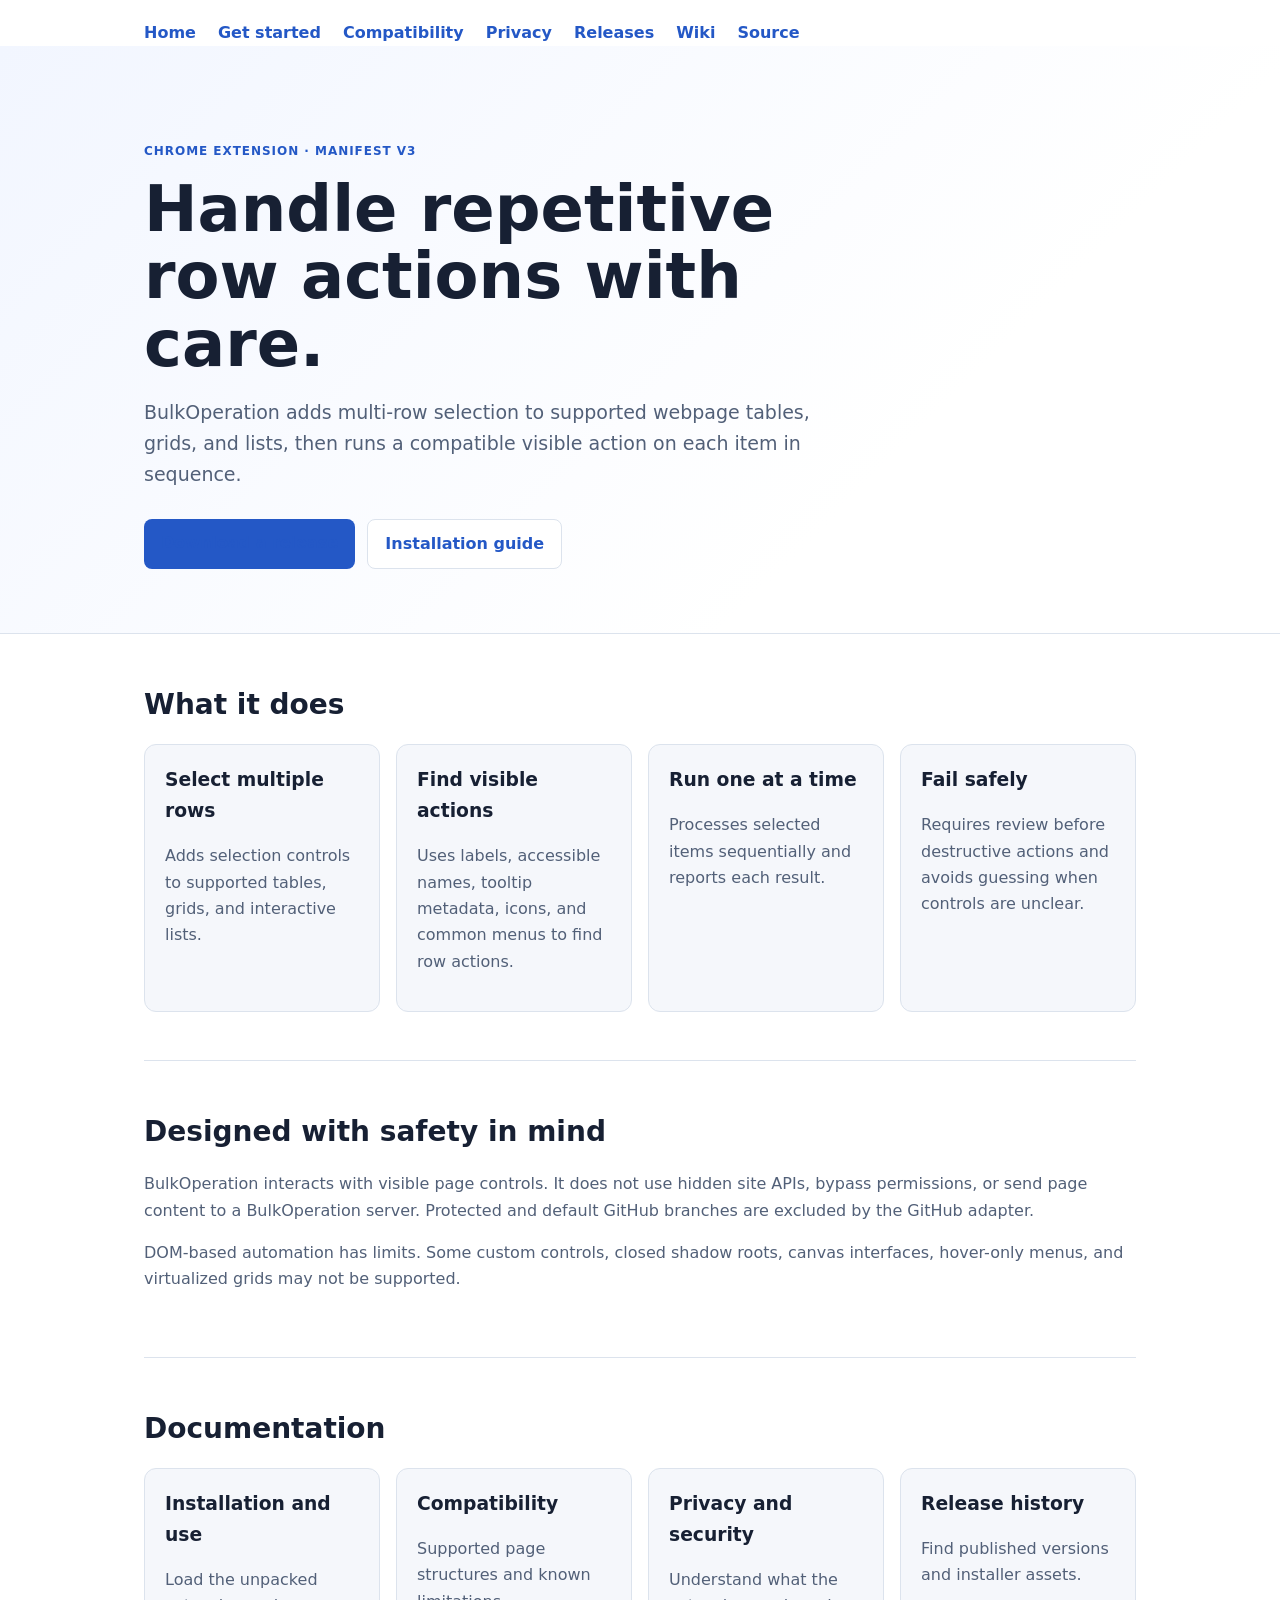
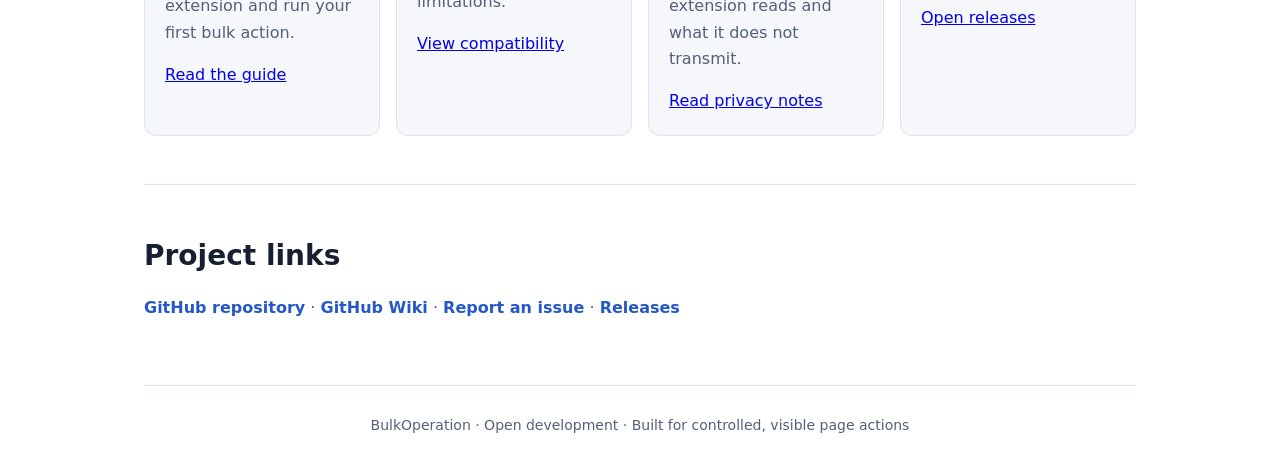
<file: docs/index.html>
<!doctype html>
<html lang="en">
<head>
<meta charset="utf-8">
<meta name="viewport" content="width=device-width, initial-scale=1">
<meta name="description" content="BulkOperation is a Chrome extension for safe, sequential bulk actions on webpage tables, grids, and lists.">
<title>BulkOperation — Multi-row actions for Chrome</title>
<style>
:root{color-scheme:light;--ink:#172033;--muted:#526078;--line:#dce3ed;--accent:#2458c6;--surface:#f5f7fb}*{box-sizing:border-box}body{margin:0;font:16px/1.65 system-ui,-apple-system,"Segoe UI",sans-serif;color:var(--ink);background:#fff}header{padding:76px 24px 64px;background:linear-gradient(135deg,#f2f6ff,#fff 70%);border-bottom:1px solid var(--line)}main,.nav{max-width:1040px;margin:auto;padding:0 24px}.nav{display:flex;gap:22px;flex-wrap:wrap;padding-top:20px}.nav a,.links a{color:var(--accent);text-decoration:none;font-weight:600}.eyebrow{color:var(--accent);font-weight:700;letter-spacing:.08em;text-transform:uppercase;font-size:12px}h1{font-size:clamp(38px,6vw,64px);line-height:1.05;max-width:760px;margin:14px 0}header p{max-width:680px;color:var(--muted);font-size:19px}.actions{display:flex;gap:12px;flex-wrap:wrap;margin-top:28px}.button{display:inline-block;padding:11px 17px;border-radius:8px;background:var(--accent);color:#fff;text-decoration:none;font-weight:700}.button.secondary{background:#fff;color:var(--accent);border:1px solid var(--line)}section{padding:48px 0;border-bottom:1px solid var(--line)}h2{font-size:28px;margin:0 0 16px}.grid{display:grid;grid-template-columns:repeat(auto-fit,minmax(220px,1fr));gap:16px}.tile{padding:20px;border:1px solid var(--line);border-radius:12px;background:var(--surface)}.tile h3{margin:0 0 8px}.tile p,p{color:var(--muted)}footer{padding:28px 24px;color:var(--muted);text-align:center;font-size:14px}@media(max-width:600px){header{padding-top:48px}}
</style>
</head>
<body>
<nav class="nav" aria-label="Main navigation"><a href="./">Home</a><a href="getting-started.html">Get started</a><a href="compatibility.html">Compatibility</a><a href="privacy.html">Privacy</a><a href="releases.html">Releases</a><a href="https://github.com/sourabhJainR/BulkOperation/wiki">Wiki</a><a href="https://github.com/sourabhJainR/BulkOperation">Source</a></nav>
<header><div class="nav"><div><div class="eyebrow">Chrome extension · Manifest V3</div><h1>Handle repetitive row actions with care.</h1><p>BulkOperation adds multi-row selection to supported webpage tables, grids, and lists, then runs a compatible visible action on each item in sequence.</p><div class="actions"><a class="button" href="https://github.com/sourabhJainR/BulkOperation/releases">Download a release</a><a class="button secondary" href="getting-started.html">Installation guide</a></div></div></div></header>
<main>
<section><h2>What it does</h2><div class="grid"><article class="tile"><h3>Select multiple rows</h3><p>Adds selection controls to supported tables, grids, and interactive lists.</p></article><article class="tile"><h3>Find visible actions</h3><p>Uses labels, accessible names, tooltip metadata, icons, and common menus to find row actions.</p></article><article class="tile"><h3>Run one at a time</h3><p>Processes selected items sequentially and reports each result.</p></article><article class="tile"><h3>Fail safely</h3><p>Requires review before destructive actions and avoids guessing when controls are unclear.</p></article></div></section>
<section><h2>Designed with safety in mind</h2><p>BulkOperation interacts with visible page controls. It does not use hidden site APIs, bypass permissions, or send page content to a BulkOperation server. Protected and default GitHub branches are excluded by the GitHub adapter.</p><p>DOM-based automation has limits. Some custom controls, closed shadow roots, canvas interfaces, hover-only menus, and virtualized grids may not be supported.</p></section>
<section><h2>Documentation</h2><div class="grid"><article class="tile"><h3>Installation and use</h3><p>Load the unpacked extension and run your first bulk action.</p><a href="getting-started.html">Read the guide</a></article><article class="tile"><h3>Compatibility</h3><p>Supported page structures and known limitations.</p><a href="compatibility.html">View compatibility</a></article><article class="tile"><h3>Privacy and security</h3><p>Understand what the extension reads and what it does not transmit.</p><a href="privacy.html">Read privacy notes</a></article><article class="tile"><h3>Release history</h3><p>Find published versions and installer assets.</p><a href="https://github.com/sourabhJainR/BulkOperation/releases">Open releases</a></article></div></section>
<section><h2>Project links</h2><p class="links"><a href="https://github.com/sourabhJainR/BulkOperation">GitHub repository</a> · <a href="https://github.com/sourabhJainR/BulkOperation/wiki">GitHub Wiki</a> · <a href="https://github.com/sourabhJainR/BulkOperation/issues">Report an issue</a> · <a href="https://github.com/sourabhJainR/BulkOperation/releases">Releases</a></p></section>
</main><footer>BulkOperation · Open development · Built for controlled, visible page actions</footer>
</body></html>
</file>
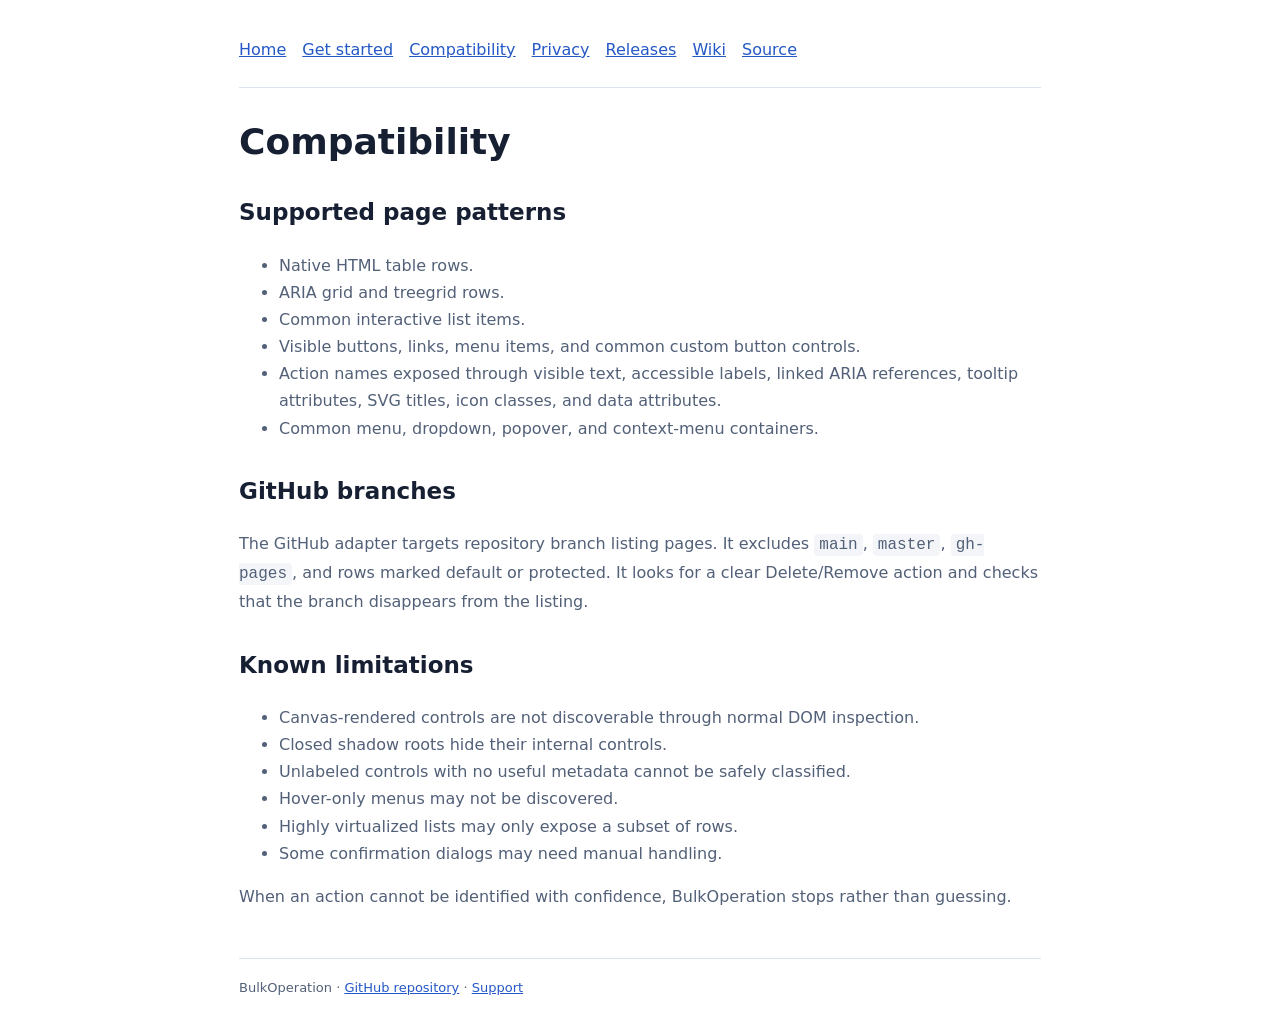
<file: docs/compatibility.html>
<!doctype html><html lang="en"><head><meta charset="utf-8"><meta name="viewport" content="width=device-width,initial-scale=1"><meta name="description" content="Compatibility for BulkOperation Chrome extension"><title>Compatibility | BulkOperation</title><style>:root{color-scheme:light;--ink:#172033;--muted:#526078;--line:#dce3ed;--accent:#2458c6}*{box-sizing:border-box}body{max-width:850px;margin:0 auto;padding:24px;font:16px/1.7 system-ui,-apple-system,"Segoe UI",sans-serif;color:var(--ink)}nav{display:flex;gap:16px;flex-wrap:wrap;padding:12px 0 24px;border-bottom:1px solid var(--line)}a{color:var(--accent)}h1{font-size:36px;line-height:1.2;margin:32px 0 16px}h2{font-size:23px;margin-top:30px}p,li{color:var(--muted)}code{background:#f3f5f8;padding:2px 5px;border-radius:4px}footer{margin-top:48px;padding-top:18px;border-top:1px solid var(--line);font-size:13px;color:var(--muted)}</style></head><body><nav><a href="./">Home</a><a href="getting-started.html">Get started</a><a href="compatibility.html">Compatibility</a><a href="privacy.html">Privacy</a><a href="releases.html">Releases</a><a href="https://github.com/sourabhJainR/BulkOperation/wiki">Wiki</a><a href="https://github.com/sourabhJainR/BulkOperation">Source</a></nav><main><h1>Compatibility</h1><h2>Supported page patterns</h2><ul><li>Native HTML table rows.</li><li>ARIA grid and treegrid rows.</li><li>Common interactive list items.</li><li>Visible buttons, links, menu items, and common custom button controls.</li><li>Action names exposed through visible text, accessible labels, linked ARIA references, tooltip attributes, SVG titles, icon classes, and data attributes.</li><li>Common menu, dropdown, popover, and context-menu containers.</li></ul><h2>GitHub branches</h2><p>The GitHub adapter targets repository branch listing pages. It excludes <code>main</code>, <code>master</code>, <code>gh-pages</code>, and rows marked default or protected. It looks for a clear Delete/Remove action and checks that the branch disappears from the listing.</p><h2>Known limitations</h2><ul><li>Canvas-rendered controls are not discoverable through normal DOM inspection.</li><li>Closed shadow roots hide their internal controls.</li><li>Unlabeled controls with no useful metadata cannot be safely classified.</li><li>Hover-only menus may not be discovered.</li><li>Highly virtualized lists may only expose a subset of rows.</li><li>Some confirmation dialogs may need manual handling.</li></ul><p>When an action cannot be identified with confidence, BulkOperation stops rather than guessing.</p></main><footer>BulkOperation · <a href="https://github.com/sourabhJainR/BulkOperation">GitHub repository</a> · <a href="https://github.com/sourabhJainR/BulkOperation/issues">Support</a></footer></body></html>
</file>
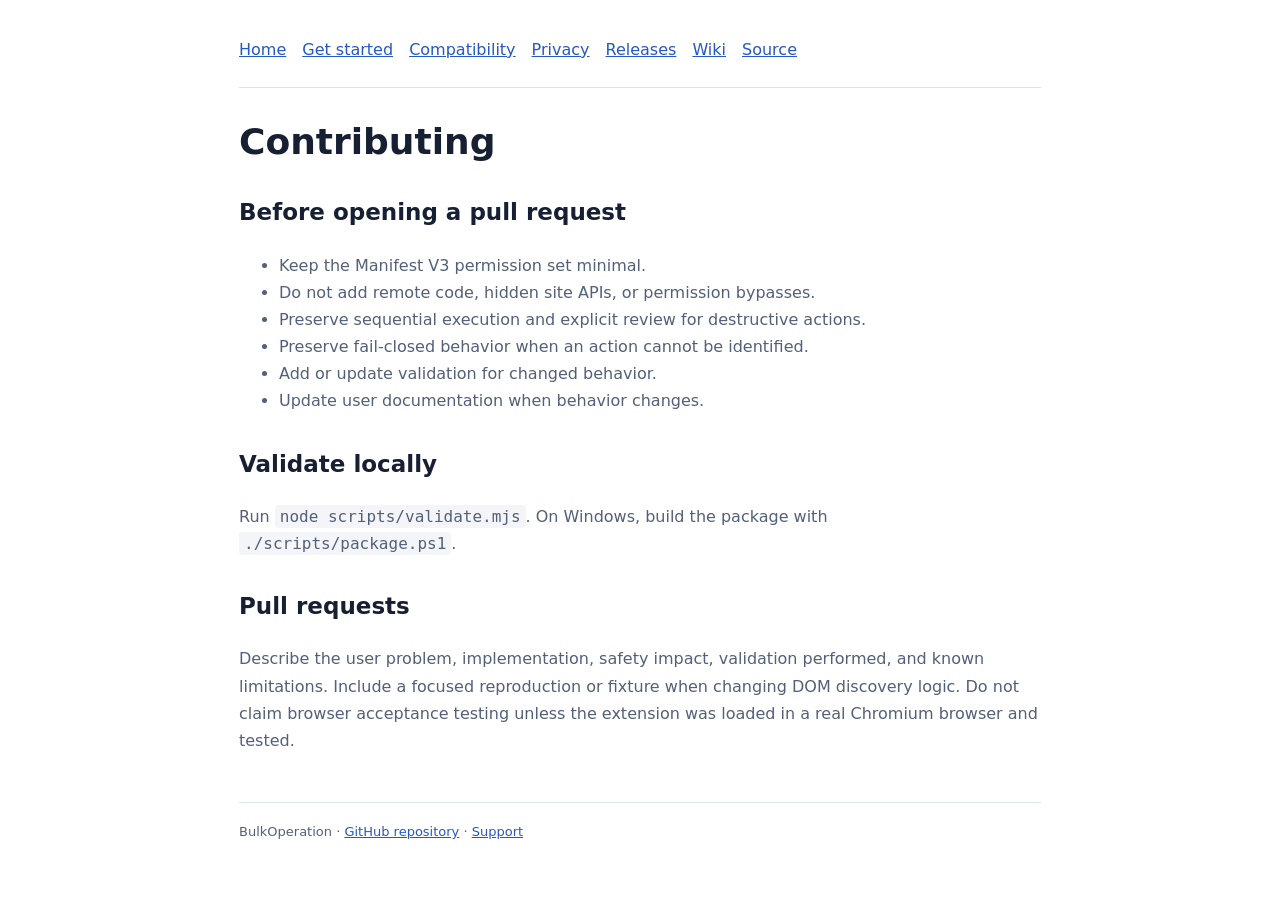
<file: docs/contributing.html>
<!doctype html><html lang="en"><head><meta charset="utf-8"><meta name="viewport" content="width=device-width,initial-scale=1"><meta name="description" content="Contributing for BulkOperation Chrome extension"><title>Contributing | BulkOperation</title><style>:root{color-scheme:light;--ink:#172033;--muted:#526078;--line:#dce3ed;--accent:#2458c6}*{box-sizing:border-box}body{max-width:850px;margin:0 auto;padding:24px;font:16px/1.7 system-ui,-apple-system,"Segoe UI",sans-serif;color:var(--ink)}nav{display:flex;gap:16px;flex-wrap:wrap;padding:12px 0 24px;border-bottom:1px solid var(--line)}a{color:var(--accent)}h1{font-size:36px;line-height:1.2;margin:32px 0 16px}h2{font-size:23px;margin-top:30px}p,li{color:var(--muted)}code{background:#f3f5f8;padding:2px 5px;border-radius:4px}footer{margin-top:48px;padding-top:18px;border-top:1px solid var(--line);font-size:13px;color:var(--muted)}</style></head><body><nav><a href="./">Home</a><a href="getting-started.html">Get started</a><a href="compatibility.html">Compatibility</a><a href="privacy.html">Privacy</a><a href="releases.html">Releases</a><a href="https://github.com/sourabhJainR/BulkOperation/wiki">Wiki</a><a href="https://github.com/sourabhJainR/BulkOperation">Source</a></nav><main><h1>Contributing</h1><h2>Before opening a pull request</h2><ul><li>Keep the Manifest V3 permission set minimal.</li><li>Do not add remote code, hidden site APIs, or permission bypasses.</li><li>Preserve sequential execution and explicit review for destructive actions.</li><li>Preserve fail-closed behavior when an action cannot be identified.</li><li>Add or update validation for changed behavior.</li><li>Update user documentation when behavior changes.</li></ul><h2>Validate locally</h2><p>Run <code>node scripts/validate.mjs</code>. On Windows, build the package with <code>./scripts/package.ps1</code>.</p><h2>Pull requests</h2><p>Describe the user problem, implementation, safety impact, validation performed, and known limitations. Include a focused reproduction or fixture when changing DOM discovery logic. Do not claim browser acceptance testing unless the extension was loaded in a real Chromium browser and tested.</p></main><footer>BulkOperation · <a href="https://github.com/sourabhJainR/BulkOperation">GitHub repository</a> · <a href="https://github.com/sourabhJainR/BulkOperation/issues">Support</a></footer></body></html>
</file>
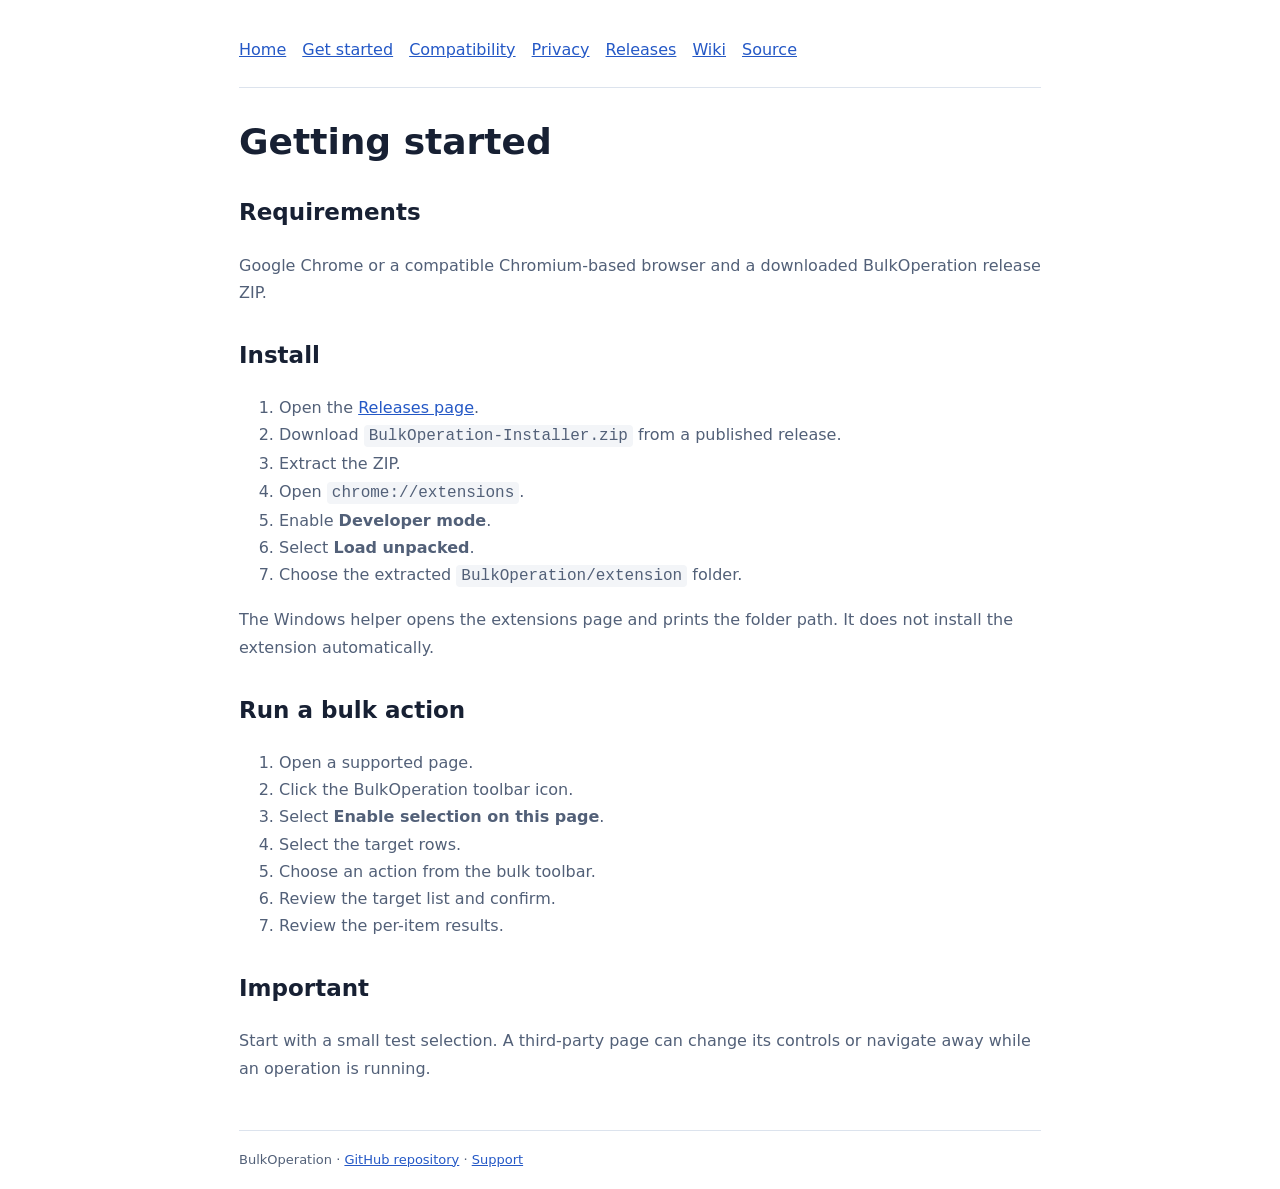
<file: docs/getting-started.html>
<!doctype html><html lang="en"><head><meta charset="utf-8"><meta name="viewport" content="width=device-width,initial-scale=1"><meta name="description" content="Getting started for BulkOperation Chrome extension"><title>Getting started | BulkOperation</title><style>:root{color-scheme:light;--ink:#172033;--muted:#526078;--line:#dce3ed;--accent:#2458c6}*{box-sizing:border-box}body{max-width:850px;margin:0 auto;padding:24px;font:16px/1.7 system-ui,-apple-system,"Segoe UI",sans-serif;color:var(--ink)}nav{display:flex;gap:16px;flex-wrap:wrap;padding:12px 0 24px;border-bottom:1px solid var(--line)}a{color:var(--accent)}h1{font-size:36px;line-height:1.2;margin:32px 0 16px}h2{font-size:23px;margin-top:30px}p,li{color:var(--muted)}code{background:#f3f5f8;padding:2px 5px;border-radius:4px}footer{margin-top:48px;padding-top:18px;border-top:1px solid var(--line);font-size:13px;color:var(--muted)}</style></head><body><nav><a href="./">Home</a><a href="getting-started.html">Get started</a><a href="compatibility.html">Compatibility</a><a href="privacy.html">Privacy</a><a href="releases.html">Releases</a><a href="https://github.com/sourabhJainR/BulkOperation/wiki">Wiki</a><a href="https://github.com/sourabhJainR/BulkOperation">Source</a></nav><main><h1>Getting started</h1><h2>Requirements</h2><p>Google Chrome or a compatible Chromium-based browser and a downloaded BulkOperation release ZIP.</p><h2>Install</h2><ol><li>Open the <a href="https://github.com/sourabhJainR/BulkOperation/releases">Releases page</a>.</li><li>Download <code>BulkOperation-Installer.zip</code> from a published release.</li><li>Extract the ZIP.</li><li>Open <code>chrome://extensions</code>.</li><li>Enable <strong>Developer mode</strong>.</li><li>Select <strong>Load unpacked</strong>.</li><li>Choose the extracted <code>BulkOperation/extension</code> folder.</li></ol><p>The Windows helper opens the extensions page and prints the folder path. It does not install the extension automatically.</p><h2>Run a bulk action</h2><ol><li>Open a supported page.</li><li>Click the BulkOperation toolbar icon.</li><li>Select <strong>Enable selection on this page</strong>.</li><li>Select the target rows.</li><li>Choose an action from the bulk toolbar.</li><li>Review the target list and confirm.</li><li>Review the per-item results.</li></ol><h2>Important</h2><p>Start with a small test selection. A third-party page can change its controls or navigate away while an operation is running.</p></main><footer>BulkOperation · <a href="https://github.com/sourabhJainR/BulkOperation">GitHub repository</a> · <a href="https://github.com/sourabhJainR/BulkOperation/issues">Support</a></footer></body></html>
</file>
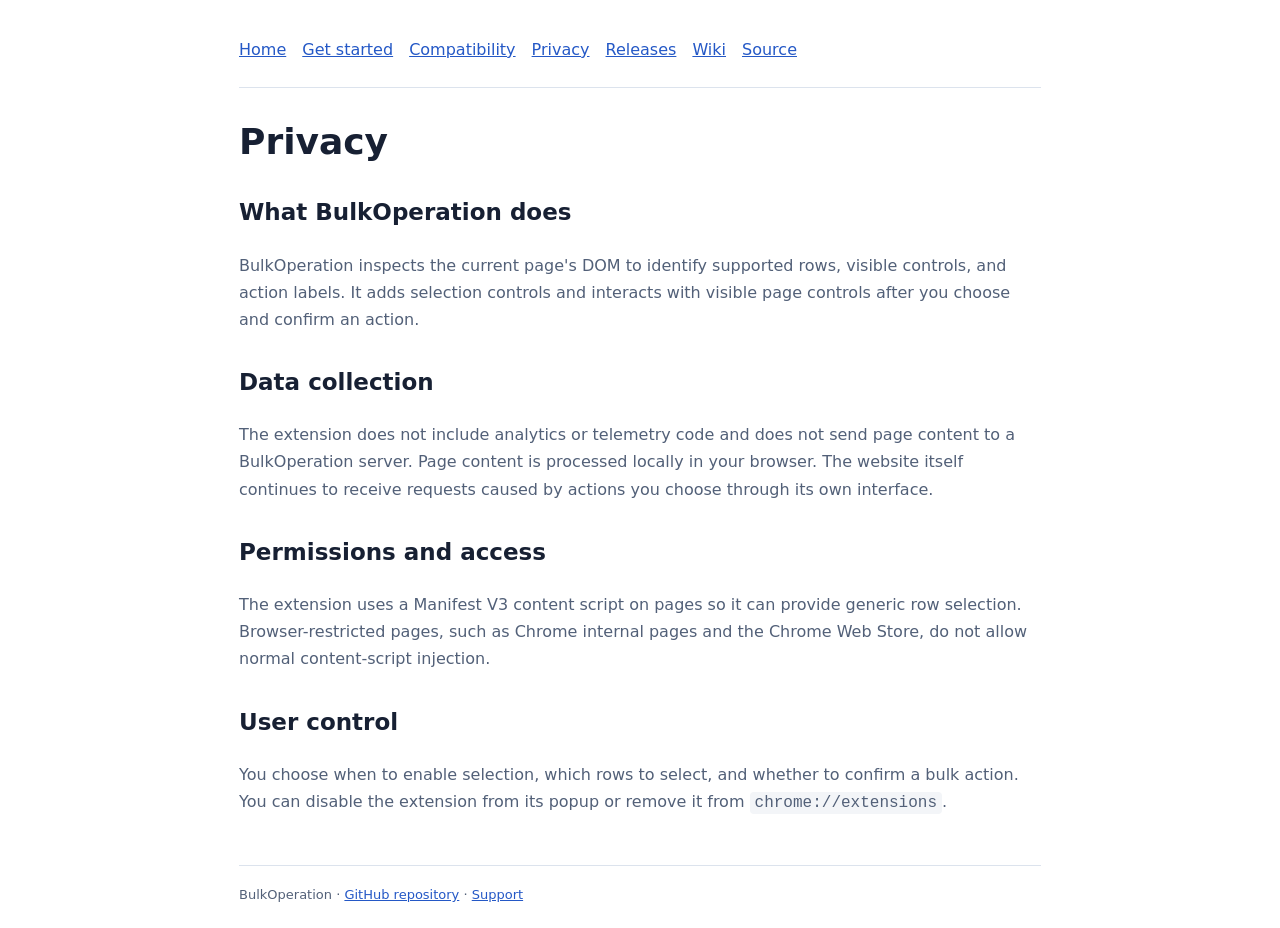
<file: docs/privacy.html>
<!doctype html><html lang="en"><head><meta charset="utf-8"><meta name="viewport" content="width=device-width,initial-scale=1"><meta name="description" content="Privacy for BulkOperation Chrome extension"><title>Privacy | BulkOperation</title><style>:root{color-scheme:light;--ink:#172033;--muted:#526078;--line:#dce3ed;--accent:#2458c6}*{box-sizing:border-box}body{max-width:850px;margin:0 auto;padding:24px;font:16px/1.7 system-ui,-apple-system,"Segoe UI",sans-serif;color:var(--ink)}nav{display:flex;gap:16px;flex-wrap:wrap;padding:12px 0 24px;border-bottom:1px solid var(--line)}a{color:var(--accent)}h1{font-size:36px;line-height:1.2;margin:32px 0 16px}h2{font-size:23px;margin-top:30px}p,li{color:var(--muted)}code{background:#f3f5f8;padding:2px 5px;border-radius:4px}footer{margin-top:48px;padding-top:18px;border-top:1px solid var(--line);font-size:13px;color:var(--muted)}</style></head><body><nav><a href="./">Home</a><a href="getting-started.html">Get started</a><a href="compatibility.html">Compatibility</a><a href="privacy.html">Privacy</a><a href="releases.html">Releases</a><a href="https://github.com/sourabhJainR/BulkOperation/wiki">Wiki</a><a href="https://github.com/sourabhJainR/BulkOperation">Source</a></nav><main><h1>Privacy</h1><h2>What BulkOperation does</h2><p>BulkOperation inspects the current page's DOM to identify supported rows, visible controls, and action labels. It adds selection controls and interacts with visible page controls after you choose and confirm an action.</p><h2>Data collection</h2><p>The extension does not include analytics or telemetry code and does not send page content to a BulkOperation server. Page content is processed locally in your browser. The website itself continues to receive requests caused by actions you choose through its own interface.</p><h2>Permissions and access</h2><p>The extension uses a Manifest V3 content script on pages so it can provide generic row selection. Browser-restricted pages, such as Chrome internal pages and the Chrome Web Store, do not allow normal content-script injection.</p><h2>User control</h2><p>You choose when to enable selection, which rows to select, and whether to confirm a bulk action. You can disable the extension from its popup or remove it from <code>chrome://extensions</code>.</p></main><footer>BulkOperation · <a href="https://github.com/sourabhJainR/BulkOperation">GitHub repository</a> · <a href="https://github.com/sourabhJainR/BulkOperation/issues">Support</a></footer></body></html>
</file>
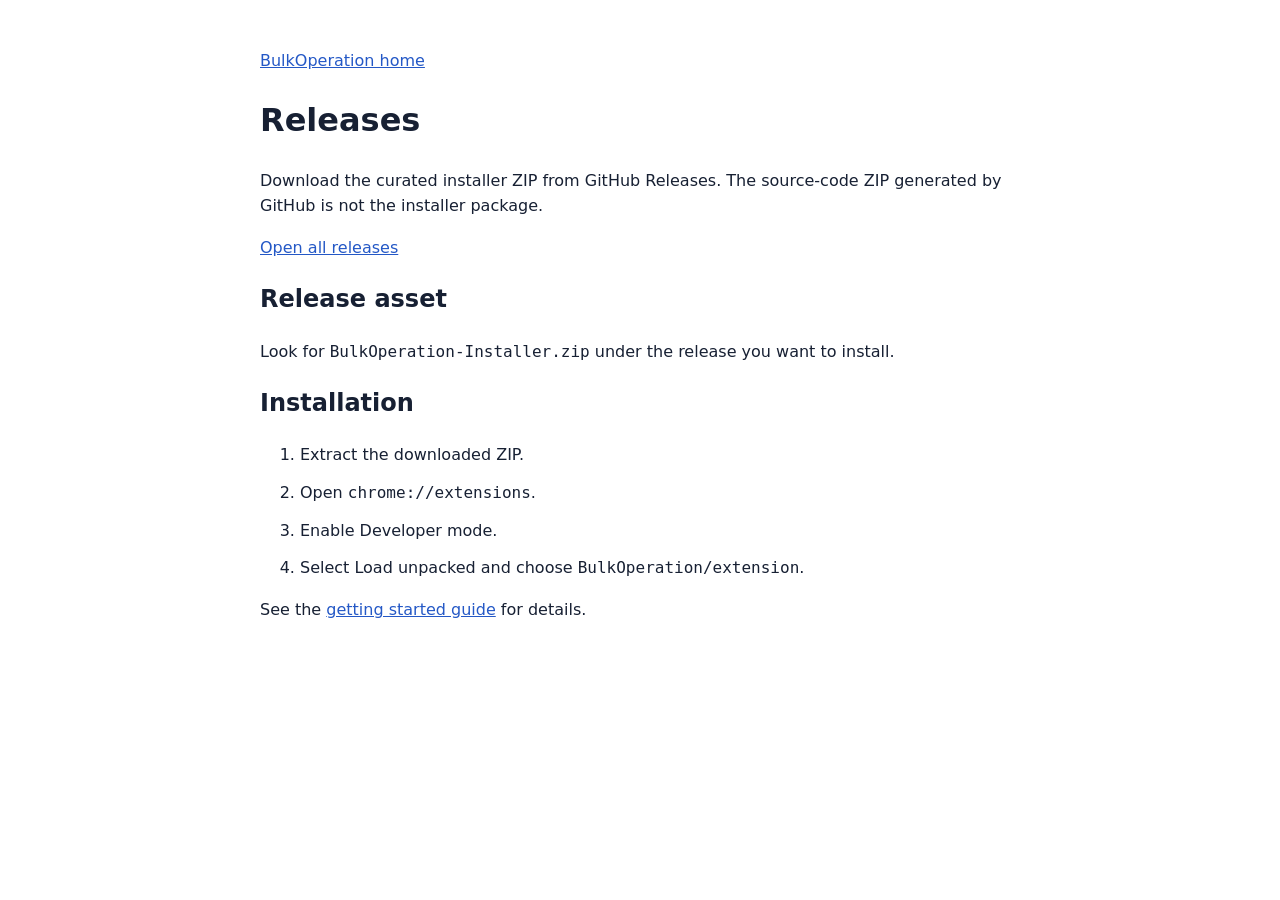
<file: docs/releases.html>
<!doctype html><html lang="en"><head><meta charset="utf-8"><meta name="viewport" content="width=device-width,initial-scale=1"><title>BulkOperation releases</title><style>body{max-width:760px;margin:48px auto;padding:0 20px;font:16px/1.6 system-ui;color:#172033}a{color:#2458c6}li{margin:12px 0}</style></head><body><p><a href="./">BulkOperation home</a></p><h1>Releases</h1><p>Download the curated installer ZIP from GitHub Releases. The source-code ZIP generated by GitHub is not the installer package.</p><p><a href="https://github.com/sourabhJainR/BulkOperation/releases">Open all releases</a></p><h2>Release asset</h2><p>Look for <code>BulkOperation-Installer.zip</code> under the release you want to install.</p><h2>Installation</h2><ol><li>Extract the downloaded ZIP.</li><li>Open <code>chrome://extensions</code>.</li><li>Enable Developer mode.</li><li>Select Load unpacked and choose <code>BulkOperation/extension</code>.</li></ol><p>See the <a href="getting-started.html">getting started guide</a> for details.</p></body></html>
</file>
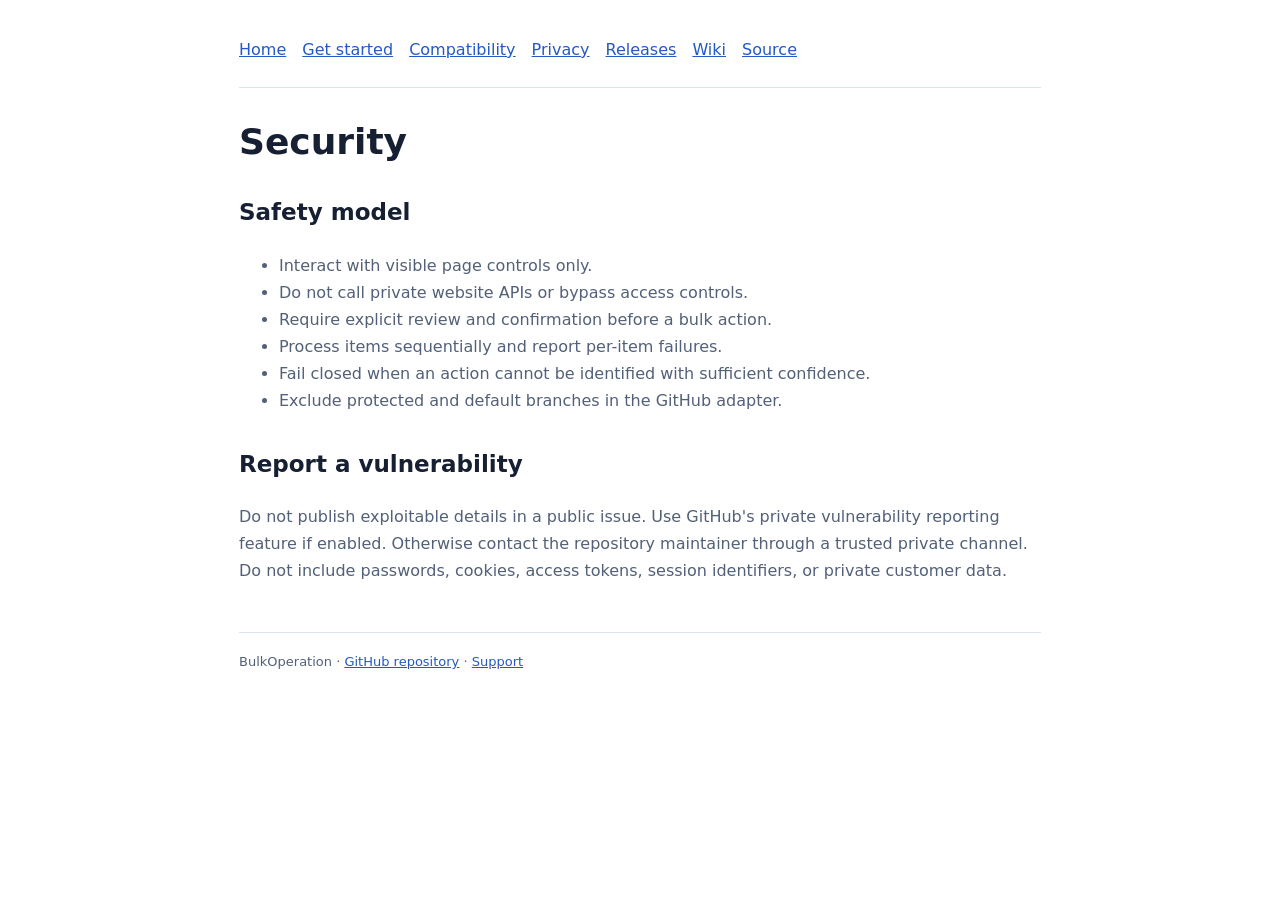
<file: docs/security.html>
<!doctype html><html lang="en"><head><meta charset="utf-8"><meta name="viewport" content="width=device-width,initial-scale=1"><meta name="description" content="Security for BulkOperation Chrome extension"><title>Security | BulkOperation</title><style>:root{color-scheme:light;--ink:#172033;--muted:#526078;--line:#dce3ed;--accent:#2458c6}*{box-sizing:border-box}body{max-width:850px;margin:0 auto;padding:24px;font:16px/1.7 system-ui,-apple-system,"Segoe UI",sans-serif;color:var(--ink)}nav{display:flex;gap:16px;flex-wrap:wrap;padding:12px 0 24px;border-bottom:1px solid var(--line)}a{color:var(--accent)}h1{font-size:36px;line-height:1.2;margin:32px 0 16px}h2{font-size:23px;margin-top:30px}p,li{color:var(--muted)}code{background:#f3f5f8;padding:2px 5px;border-radius:4px}footer{margin-top:48px;padding-top:18px;border-top:1px solid var(--line);font-size:13px;color:var(--muted)}</style></head><body><nav><a href="./">Home</a><a href="getting-started.html">Get started</a><a href="compatibility.html">Compatibility</a><a href="privacy.html">Privacy</a><a href="releases.html">Releases</a><a href="https://github.com/sourabhJainR/BulkOperation/wiki">Wiki</a><a href="https://github.com/sourabhJainR/BulkOperation">Source</a></nav><main><h1>Security</h1><h2>Safety model</h2><ul><li>Interact with visible page controls only.</li><li>Do not call private website APIs or bypass access controls.</li><li>Require explicit review and confirmation before a bulk action.</li><li>Process items sequentially and report per-item failures.</li><li>Fail closed when an action cannot be identified with sufficient confidence.</li><li>Exclude protected and default branches in the GitHub adapter.</li></ul><h2>Report a vulnerability</h2><p>Do not publish exploitable details in a public issue. Use GitHub's private vulnerability reporting feature if enabled. Otherwise contact the repository maintainer through a trusted private channel. Do not include passwords, cookies, access tokens, session identifiers, or private customer data.</p></main><footer>BulkOperation · <a href="https://github.com/sourabhJainR/BulkOperation">GitHub repository</a> · <a href="https://github.com/sourabhJainR/BulkOperation/issues">Support</a></footer></body></html>
</file>
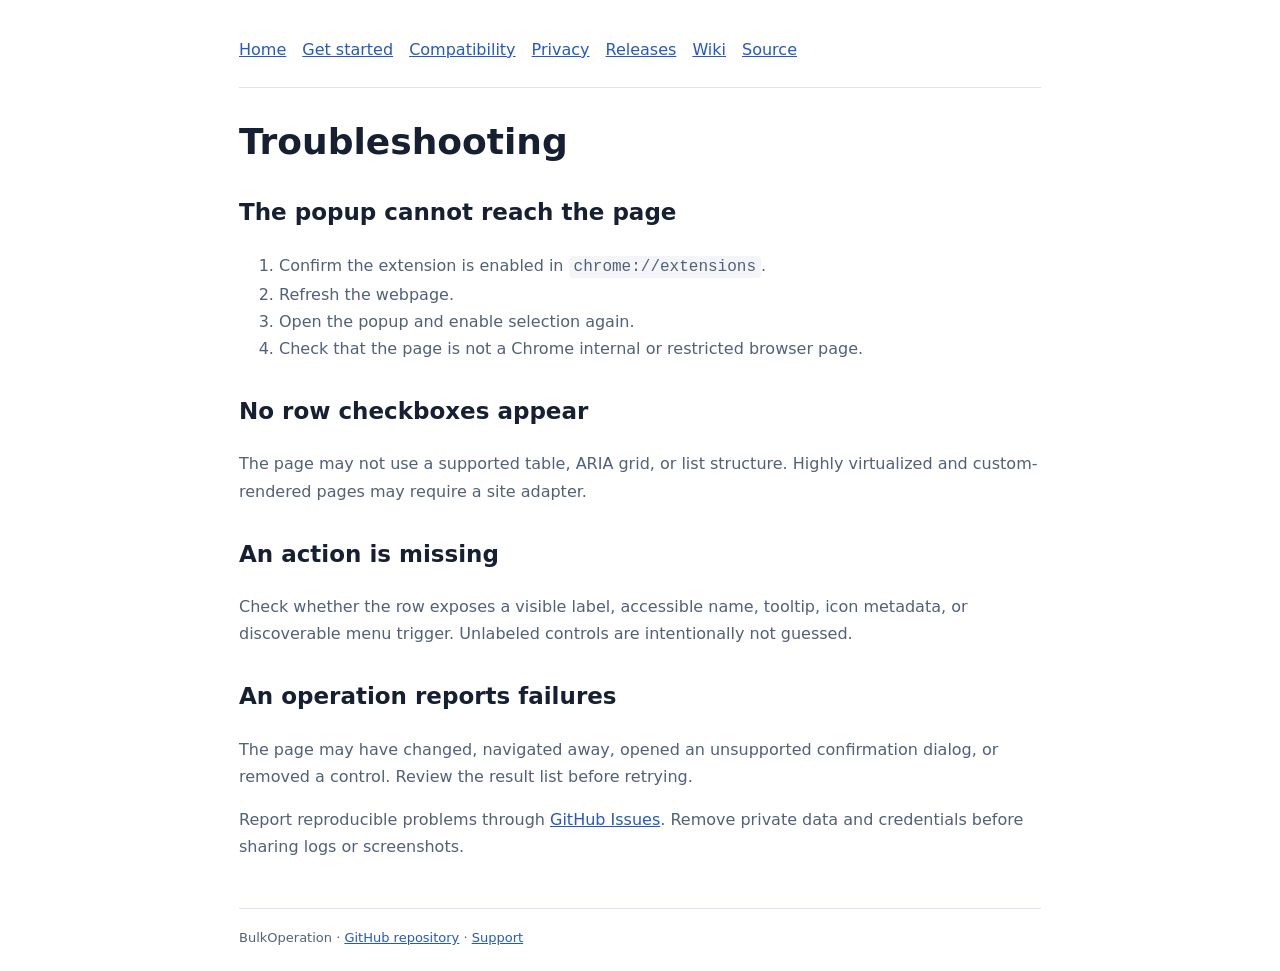
<file: docs/troubleshooting.html>
<!doctype html><html lang="en"><head><meta charset="utf-8"><meta name="viewport" content="width=device-width,initial-scale=1"><meta name="description" content="Troubleshooting for BulkOperation Chrome extension"><title>Troubleshooting | BulkOperation</title><style>:root{color-scheme:light;--ink:#172033;--muted:#526078;--line:#dce3ed;--accent:#2458c6}*{box-sizing:border-box}body{max-width:850px;margin:0 auto;padding:24px;font:16px/1.7 system-ui,-apple-system,"Segoe UI",sans-serif;color:var(--ink)}nav{display:flex;gap:16px;flex-wrap:wrap;padding:12px 0 24px;border-bottom:1px solid var(--line)}a{color:var(--accent)}h1{font-size:36px;line-height:1.2;margin:32px 0 16px}h2{font-size:23px;margin-top:30px}p,li{color:var(--muted)}code{background:#f3f5f8;padding:2px 5px;border-radius:4px}footer{margin-top:48px;padding-top:18px;border-top:1px solid var(--line);font-size:13px;color:var(--muted)}</style></head><body><nav><a href="./">Home</a><a href="getting-started.html">Get started</a><a href="compatibility.html">Compatibility</a><a href="privacy.html">Privacy</a><a href="releases.html">Releases</a><a href="https://github.com/sourabhJainR/BulkOperation/wiki">Wiki</a><a href="https://github.com/sourabhJainR/BulkOperation">Source</a></nav><main><h1>Troubleshooting</h1><h2>The popup cannot reach the page</h2><ol><li>Confirm the extension is enabled in <code>chrome://extensions</code>.</li><li>Refresh the webpage.</li><li>Open the popup and enable selection again.</li><li>Check that the page is not a Chrome internal or restricted browser page.</li></ol><h2>No row checkboxes appear</h2><p>The page may not use a supported table, ARIA grid, or list structure. Highly virtualized and custom-rendered pages may require a site adapter.</p><h2>An action is missing</h2><p>Check whether the row exposes a visible label, accessible name, tooltip, icon metadata, or discoverable menu trigger. Unlabeled controls are intentionally not guessed.</p><h2>An operation reports failures</h2><p>The page may have changed, navigated away, opened an unsupported confirmation dialog, or removed a control. Review the result list before retrying.</p><p>Report reproducible problems through <a href="https://github.com/sourabhJainR/BulkOperation/issues">GitHub Issues</a>. Remove private data and credentials before sharing logs or screenshots.</p></main><footer>BulkOperation · <a href="https://github.com/sourabhJainR/BulkOperation">GitHub repository</a> · <a href="https://github.com/sourabhJainR/BulkOperation/issues">Support</a></footer></body></html>
</file>
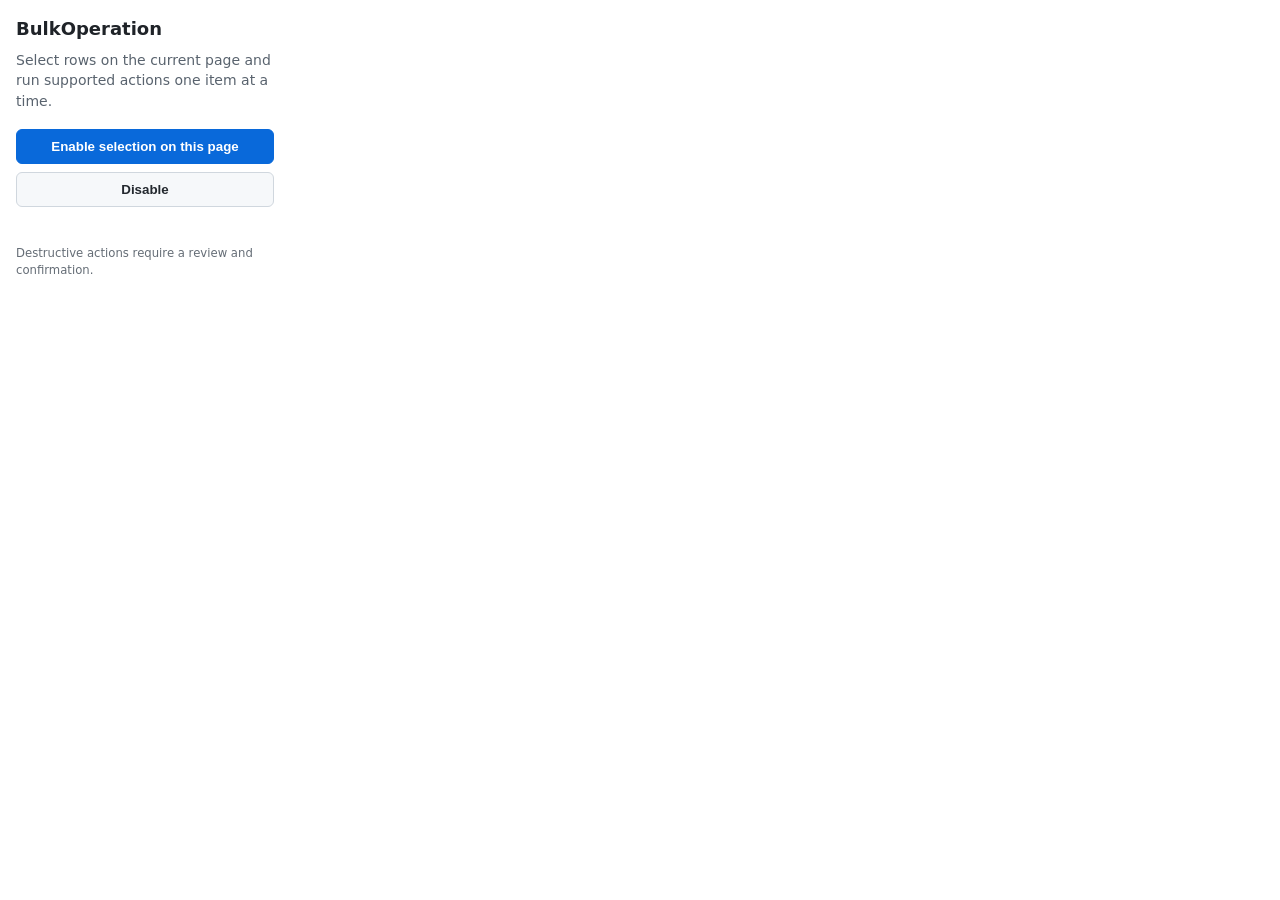
<file: extension/popup.html>
<!doctype html>
<html lang="en">
<head>
  <meta charset="utf-8">
  <meta name="viewport" content="width=device-width, initial-scale=1">
  <title>BulkOperation</title>
  <link rel="stylesheet" href="popup.css">
</head>
<body>
  <main>
    <h1>BulkOperation</h1>
    <p>Select rows on the current page and run supported actions one item at a time.</p>
    <button id="enable" type="button">Enable selection on this page</button>
    <button id="disable" class="secondary" type="button">Disable</button>
    <p id="status" role="status" aria-live="polite"></p>
    <small>Destructive actions require a review and confirmation.</small>
  </main>
  <script src="popup.js"></script>
</body>
</html>
</file>
<file: extension/popup.css>
:root { color-scheme: light; font: 14px/1.45 system-ui, sans-serif; }
body { width: 290px; margin: 0; color: #1f2328; background: #fff; }
main { padding: 16px; }
h1 { margin: 0 0 8px; font-size: 18px; }
p { color: #59636e; margin: 0 0 14px; }
button { width: 100%; padding: 9px 12px; margin: 4px 0; border: 1px solid #0969da; border-radius: 6px; color: #fff; background: #0969da; cursor: pointer; font-weight: 600; }
button.secondary { color: #24292f; background: #f6f8fa; border-color: #d0d7de; }
#status { min-height: 18px; margin: 8px 0; color: #1a7f37; }
small { display: block; color: #656d76; margin-top: 8px; }
</file>
